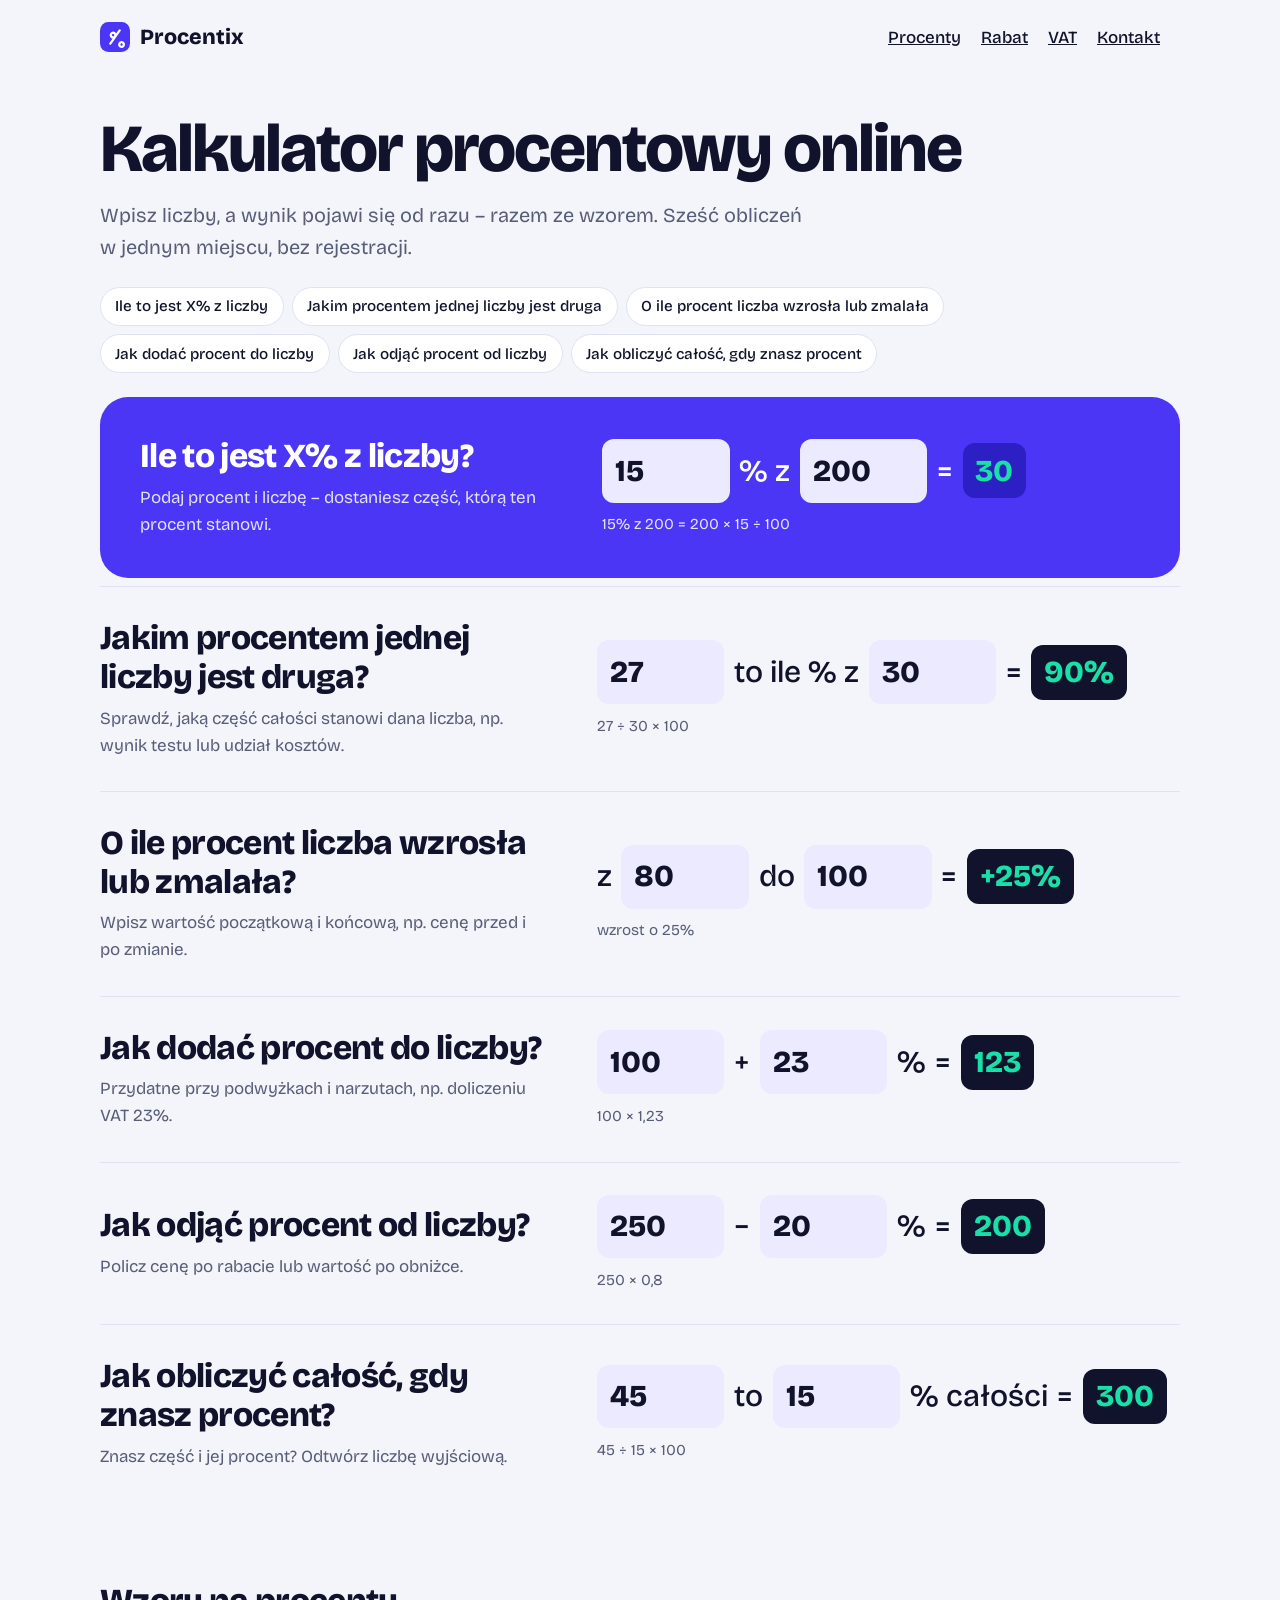
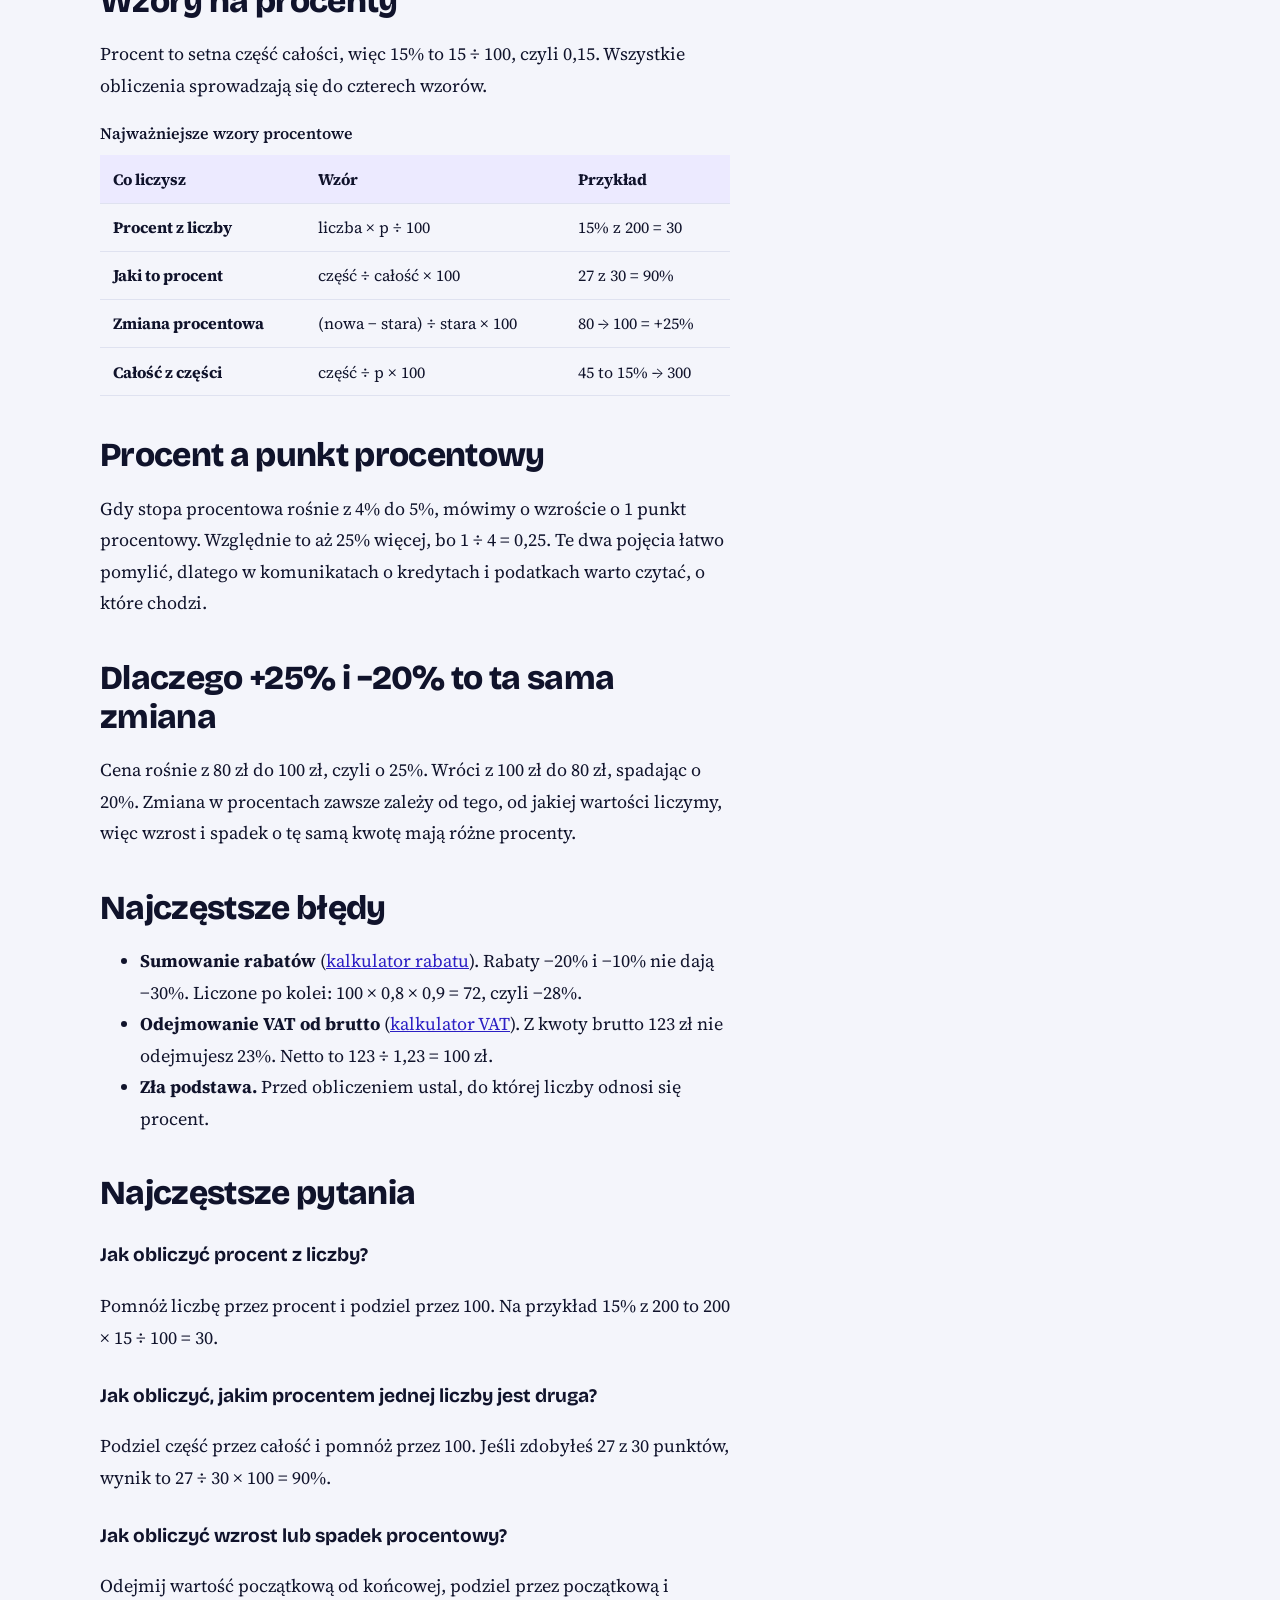
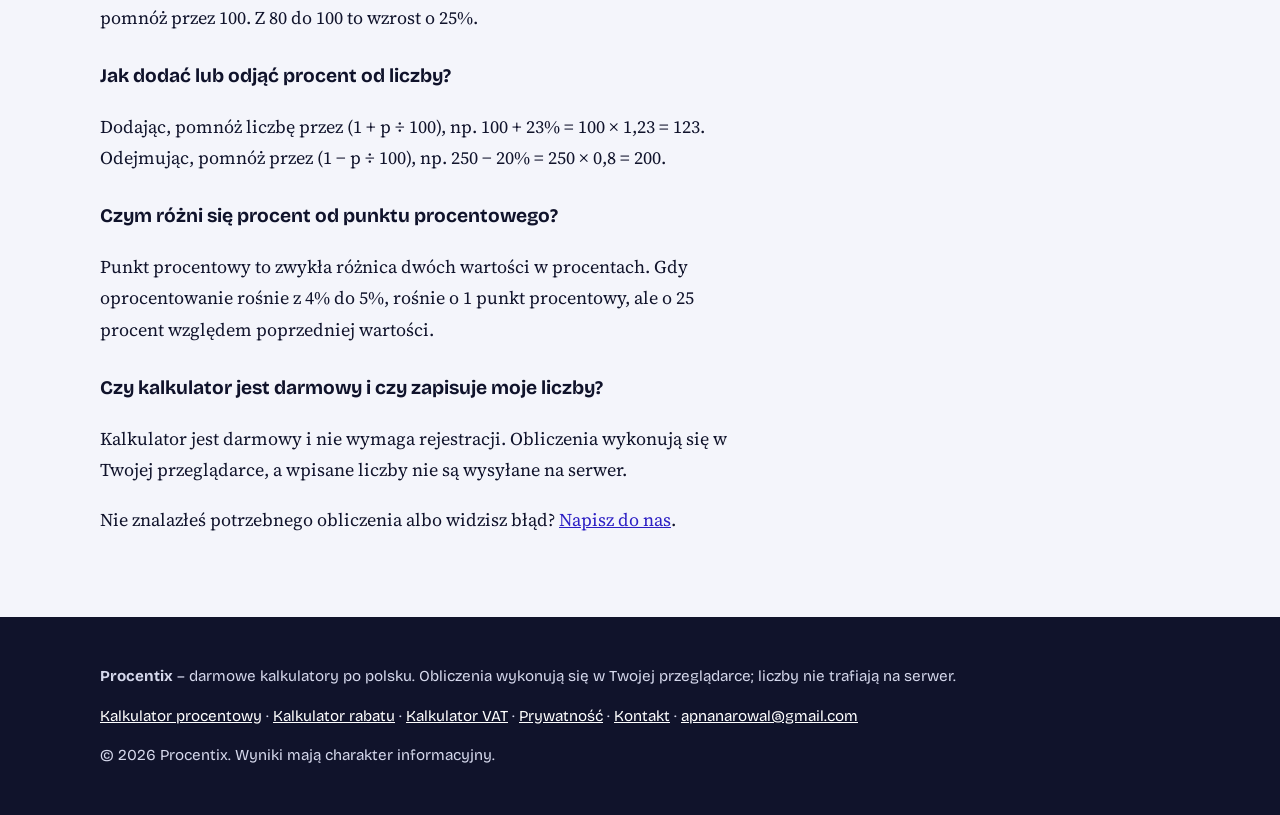
<file: index.html>
<!doctype html><html lang="pl"><head><meta charset="utf-8"><meta name="viewport" content="width=device-width,initial-scale=1"><meta name="google-site-verification" content="y3QRRg5ZV78wJuqbKBmZpSrQXlzl2xcjDndv4T2m0Wc"><title>Kalkulator procentowy online – policz procenty | Procentix</title><meta name="description" content="Darmowy kalkulator procentowy: ile to X% z liczby, jakim procentem jest liczba, wzrost i spadek, dodawanie i odejmowanie procentu. Wyniki od razu, ze wzorem."><link rel="canonical" href="https://percentage-calculator-two-puce.vercel.app/"><meta name="robots" content="index,follow,max-snippet:-1"><meta property="og:type" content="website"><meta property="og:locale" content="pl_PL"><meta property="og:site_name" content="Procentix"><meta property="og:title" content="Kalkulator procentowy online – policz procenty | Procentix"><meta property="og:description" content="Darmowy kalkulator procentowy: ile to X% z liczby, jakim procentem jest liczba, wzrost i spadek, dodawanie i odejmowanie procentu. Wyniki od razu, ze wzorem."><meta property="og:url" content="https://percentage-calculator-two-puce.vercel.app/"><meta name="twitter:card" content="summary"><meta name="twitter:title" content="Kalkulator procentowy online – policz procenty | Procentix"><meta name="twitter:description" content="Darmowy kalkulator procentowy: ile to X% z liczby, jakim procentem jest liczba, wzrost i spadek, dodawanie i odejmowanie procentu. Wyniki od razu, ze wzorem."><meta name="theme-color" content="#4B36F5"><link rel="icon" href="/favicon.svg" type="image/svg+xml"><link rel="preconnect" href="https://fonts.googleapis.com"><link rel="preconnect" href="https://fonts.gstatic.com" crossorigin><link rel="stylesheet" href="https://fonts.googleapis.com/css2?family=Bricolage+Grotesque:opsz,wght@12..96,500;12..96,800&family=Source+Serif+4:ital,wght@0,400;0,600;1,400&display=swap"><link rel="stylesheet" href="/style.css"><script type="application/ld+json">{"@context": "https://schema.org", "@graph": [{"@type": "WebSite", "@id": "https://percentage-calculator-two-puce.vercel.app/#site", "url": "https://percentage-calculator-two-puce.vercel.app/", "name": "Procentix", "inLanguage": "pl-PL"}, {"@type": "Organization", "@id": "https://percentage-calculator-two-puce.vercel.app/#org", "name": "Procentix", "url": "https://percentage-calculator-two-puce.vercel.app/", "email": "apnanarowal@gmail.com", "contactPoint": {"@type": "ContactPoint", "email": "apnanarowal@gmail.com", "contactType": "customer support", "availableLanguage": "pl"}}, {"@type": "WebApplication", "name": "Kalkulator procentowy Procentix", "url": "https://percentage-calculator-two-puce.vercel.app/", "applicationCategory": "UtilitiesApplication", "operatingSystem": "Any", "inLanguage": "pl-PL", "isAccessibleForFree": true, "offers": {"@type": "Offer", "price": "0", "priceCurrency": "PLN"}}, {"@type": "FAQPage", "mainEntity": [{"@type": "Question", "name": "Jak obliczyć procent z liczby?", "acceptedAnswer": {"@type": "Answer", "text": "Pomnóż liczbę przez procent i podziel przez 100. Na przykład 15% z 200 to 200 × 15 ÷ 100 = 30."}}, {"@type": "Question", "name": "Jak obliczyć, jakim procentem jednej liczby jest druga?", "acceptedAnswer": {"@type": "Answer", "text": "Podziel część przez całość i pomnóż przez 100. Jeśli zdobyłeś 27 z 30 punktów, wynik to 27 ÷ 30 × 100 = 90%."}}, {"@type": "Question", "name": "Jak obliczyć wzrost lub spadek procentowy?", "acceptedAnswer": {"@type": "Answer", "text": "Odejmij wartość początkową od końcowej, podziel przez początkową i pomnóż przez 100. Z 80 do 100 to wzrost o 25%."}}, {"@type": "Question", "name": "Jak dodać lub odjąć procent od liczby?", "acceptedAnswer": {"@type": "Answer", "text": "Dodając, pomnóż liczbę przez (1 + p ÷ 100), np. 100 + 23% = 100 × 1,23 = 123. Odejmując, pomnóż przez (1 − p ÷ 100), np. 250 − 20% = 250 × 0,8 = 200."}}, {"@type": "Question", "name": "Czym różni się procent od punktu procentowego?", "acceptedAnswer": {"@type": "Answer", "text": "Punkt procentowy to zwykła różnica dwóch wartości w procentach. Gdy oprocentowanie rośnie z 4% do 5%, rośnie o 1 punkt procentowy, ale o 25 procent względem poprzedniej wartości."}}, {"@type": "Question", "name": "Czy kalkulator jest darmowy i czy zapisuje moje liczby?", "acceptedAnswer": {"@type": "Answer", "text": "Kalkulator jest darmowy i nie wymaga rejestracji. Obliczenia wykonują się w Twojej przeglądarce, a wpisane liczby nie są wysyłane na serwer."}}]}]}</script></head><body><a class="skip" href="#tresc">Przejdź do treści</a><header class="wrap top"><a class="logo" href="/"><svg width="30" height="30" viewBox="0 0 32 32" aria-hidden="true"><rect width="32" height="32" rx="9" fill="#4B36F5"/><path d="M21 9 11 23M11.5 14a2.5 2.5 0 1 0 0-.01M20.5 24a2.5 2.5 0 1 0 0-.01" stroke="#fff" stroke-width="2.4" fill="none" stroke-linecap="round"/></svg>Procentix</a><nav aria-label="Główna"><a href="/">Procenty</a><a href="/kalkulator-rabatu">Rabat</a><a href="/kalkulator-vat">VAT</a><a href="/kontakt">Kontakt</a></nav></header><main id="tresc"><div class="wrap hero"><h1>Kalkulator procentowy online</h1><p class="lead">Wpisz liczby, a wynik pojawi się od razu – razem ze wzorem. Sześć obliczeń w jednym miejscu, bez rejestracji.</p><nav class="jump" aria-label="Rodzaje obliczeń"><a href="#procent-z-liczby">Ile to jest X% z liczby</a><a href="#ile-procent">Jakim procentem jednej liczby jest druga</a><a href="#zmiana-procentowa">O ile procent liczba wzrosła lub zmalała</a><a href="#dodaj-procent">Jak dodać procent do liczby</a><a href="#odejmij-procent">Jak odjąć procent od liczby</a><a href="#calosc-z-procentu">Jak obliczyć całość, gdy znasz procent</a></nav></div><div class="wrap"><section class="band" id="procent-z-liczby" aria-labelledby="h-procent-z-liczby"><div><h2 id="h-procent-z-liczby">Ile to jest X% z liczby?</h2><p>Podaj procent i liczbę – dostaniesz część, którą ten procent stanowi.</p></div><form data-c="of" novalidate><p class="sent"><input inputmode="decimal" autocomplete="off" aria-label="Procent" value="15" size="4"><span>% z</span><input inputmode="decimal" autocomplete="off" aria-label="Liczba" value="200" size="5"><span>=</span><output aria-live="polite">30</output></p><p class="ex">15% z 200 = 200 × 15 ÷ 100</p></form></section><section class="band" id="ile-procent" aria-labelledby="h-ile-procent"><div><h2 id="h-ile-procent">Jakim procentem jednej liczby jest druga?</h2><p>Sprawdź, jaką część całości stanowi dana liczba, np. wynik testu lub udział kosztów.</p></div><form data-c="wp" novalidate><p class="sent"><input inputmode="decimal" autocomplete="off" aria-label="Liczba" value="27" size="4"><span>to ile % z</span><input inputmode="decimal" autocomplete="off" aria-label="Całość" value="30" size="4"><span>=</span><output aria-live="polite">90%</output></p><p class="ex">27 ÷ 30 × 100</p></form></section><section class="band" id="zmiana-procentowa" aria-labelledby="h-zmiana-procentowa"><div><h2 id="h-zmiana-procentowa">O ile procent liczba wzrosła lub zmalała?</h2><p>Wpisz wartość początkową i końcową, np. cenę przed i po zmianie.</p></div><form data-c="ch" novalidate><p class="sent"><span>z</span><input inputmode="decimal" autocomplete="off" aria-label="Wartość początkowa" value="80" size="5"><span>do</span><input inputmode="decimal" autocomplete="off" aria-label="Wartość końcowa" value="100" size="5"><span>=</span><output aria-live="polite">+25%</output></p><p class="ex">wzrost o 25%</p></form></section><section class="band" id="dodaj-procent" aria-labelledby="h-dodaj-procent"><div><h2 id="h-dodaj-procent">Jak dodać procent do liczby?</h2><p>Przydatne przy podwyżkach i narzutach, np. doliczeniu VAT 23%.</p></div><form data-c="ad" novalidate><p class="sent"><input inputmode="decimal" autocomplete="off" aria-label="Liczba" value="100" size="5"><span>+</span><input inputmode="decimal" autocomplete="off" aria-label="Procent" value="23" size="4"><span>%</span><span>=</span><output aria-live="polite">123</output></p><p class="ex">100 × 1,23 = 123</p></form></section><section class="band" id="odejmij-procent" aria-labelledby="h-odejmij-procent"><div><h2 id="h-odejmij-procent">Jak odjąć procent od liczby?</h2><p>Policz cenę po rabacie lub wartość po obniżce.</p></div><form data-c="sb" novalidate><p class="sent"><input inputmode="decimal" autocomplete="off" aria-label="Liczba" value="250" size="5"><span>−</span><input inputmode="decimal" autocomplete="off" aria-label="Procent" value="20" size="4"><span>%</span><span>=</span><output aria-live="polite">200</output></p><p class="ex">250 × 0,8 = 200</p></form></section><section class="band" id="calosc-z-procentu" aria-labelledby="h-calosc-z-procentu"><div><h2 id="h-calosc-z-procentu">Jak obliczyć całość, gdy znasz procent?</h2><p>Znasz część i jej procent? Odtwórz liczbę wyjściową.</p></div><form data-c="wh" novalidate><p class="sent"><input inputmode="decimal" autocomplete="off" aria-label="Część" value="45" size="4"><span>to</span><input inputmode="decimal" autocomplete="off" aria-label="Procent" value="15" size="4"><span>% całości</span><span>=</span><output aria-live="polite">300</output></p><p class="ex">45 ÷ 15 × 100 = 300</p></form></section>
<article class="prose"><h2 id="wzory">Wzory na procenty</h2><p>Procent to setna część całości, więc 15% to 15 ÷ 100, czyli 0,15. Wszystkie obliczenia sprowadzają się do czterech wzorów.</p><div class="tw"><table><caption>Najważniejsze wzory procentowe</caption><thead><tr><th scope="col">Co liczysz</th><th scope="col">Wzór</th><th scope="col">Przykład</th></tr></thead><tbody><tr><th scope="row">Procent z liczby</th><td>liczba × p ÷ 100</td><td>15% z 200 = 30</td></tr><tr><th scope="row">Jaki to procent</th><td>część ÷ całość × 100</td><td>27 z 30 = 90%</td></tr><tr><th scope="row">Zmiana procentowa</th><td>(nowa − stara) ÷ stara × 100</td><td>80 → 100 = +25%</td></tr><tr><th scope="row">Całość z części</th><td>część ÷ p × 100</td><td>45 to 15% → 300</td></tr></tbody></table></div>
<h2 id="punkt-procentowy">Procent a punkt procentowy</h2><p>Gdy stopa procentowa rośnie z 4% do 5%, mówimy o wzroście o 1 punkt procentowy. Względnie to aż 25% więcej, bo 1 ÷ 4 = 0,25. Te dwa pojęcia łatwo pomylić, dlatego w komunikatach o kredytach i podatkach warto czytać, o które chodzi.</p>
<h2 id="wzrost-spadek">Dlaczego +25% i −20% to ta sama zmiana</h2><p>Cena rośnie z 80 zł do 100 zł, czyli o 25%. Wróci z 100 zł do 80 zł, spadając o 20%. Zmiana w procentach zawsze zależy od tego, od jakiej wartości liczymy, więc wzrost i spadek o tę samą kwotę mają różne procenty.</p>
<h2 id="bledy">Najczęstsze błędy</h2><ul><li><strong>Sumowanie rabatów</strong> (<a href="/kalkulator-rabatu">kalkulator rabatu</a>). Rabaty −20% i −10% nie dają −30%. Liczone po kolei: 100 × 0,8 × 0,9 = 72, czyli −28%.</li><li><strong>Odejmowanie VAT od brutto</strong> (<a href="/kalkulator-vat">kalkulator VAT</a>). Z kwoty brutto 123 zł nie odejmujesz 23%. Netto to 123 ÷ 1,23 = 100 zł.</li><li><strong>Zła podstawa.</strong> Przed obliczeniem ustal, do której liczby odnosi się procent.</li></ul>
<h2 id="faq">Najczęstsze pytania</h2><h3>Jak obliczyć procent z liczby?</h3><p>Pomnóż liczbę przez procent i podziel przez 100. Na przykład 15% z 200 to 200 × 15 ÷ 100 = 30.</p><h3>Jak obliczyć, jakim procentem jednej liczby jest druga?</h3><p>Podziel część przez całość i pomnóż przez 100. Jeśli zdobyłeś 27 z 30 punktów, wynik to 27 ÷ 30 × 100 = 90%.</p><h3>Jak obliczyć wzrost lub spadek procentowy?</h3><p>Odejmij wartość początkową od końcowej, podziel przez początkową i pomnóż przez 100. Z 80 do 100 to wzrost o 25%.</p><h3>Jak dodać lub odjąć procent od liczby?</h3><p>Dodając, pomnóż liczbę przez (1 + p ÷ 100), np. 100 + 23% = 100 × 1,23 = 123. Odejmując, pomnóż przez (1 − p ÷ 100), np. 250 − 20% = 250 × 0,8 = 200.</p><h3>Czym różni się procent od punktu procentowego?</h3><p>Punkt procentowy to zwykła różnica dwóch wartości w procentach. Gdy oprocentowanie rośnie z 4% do 5%, rośnie o 1 punkt procentowy, ale o 25 procent względem poprzedniej wartości.</p><h3>Czy kalkulator jest darmowy i czy zapisuje moje liczby?</h3><p>Kalkulator jest darmowy i nie wymaga rejestracji. Obliczenia wykonują się w Twojej przeglądarce, a wpisane liczby nie są wysyłane na serwer.</p><p>Nie znalazłeś potrzebnego obliczenia albo widzisz błąd? <a href="/kontakt">Napisz do nas</a>.</p></article></div></main><footer><div class="wrap"><p><strong>Procentix</strong> – darmowe kalkulatory po polsku. Obliczenia wykonują się w Twojej przeglądarce; liczby nie trafiają na serwer.</p><p><a href="/">Kalkulator procentowy</a> · <a href="/kalkulator-rabatu">Kalkulator rabatu</a> · <a href="/kalkulator-vat">Kalkulator VAT</a> · <a href="/polityka-prywatnosci">Prywatność</a> · <a href="/kontakt">Kontakt</a> · <a href="mailto:apnanarowal@gmail.com">apnanarowal@gmail.com</a></p><p>© 2026 Procentix. Wyniki mają charakter informacyjny.</p></div></footer><script src="/app.js" defer></script></body></html>
</file>
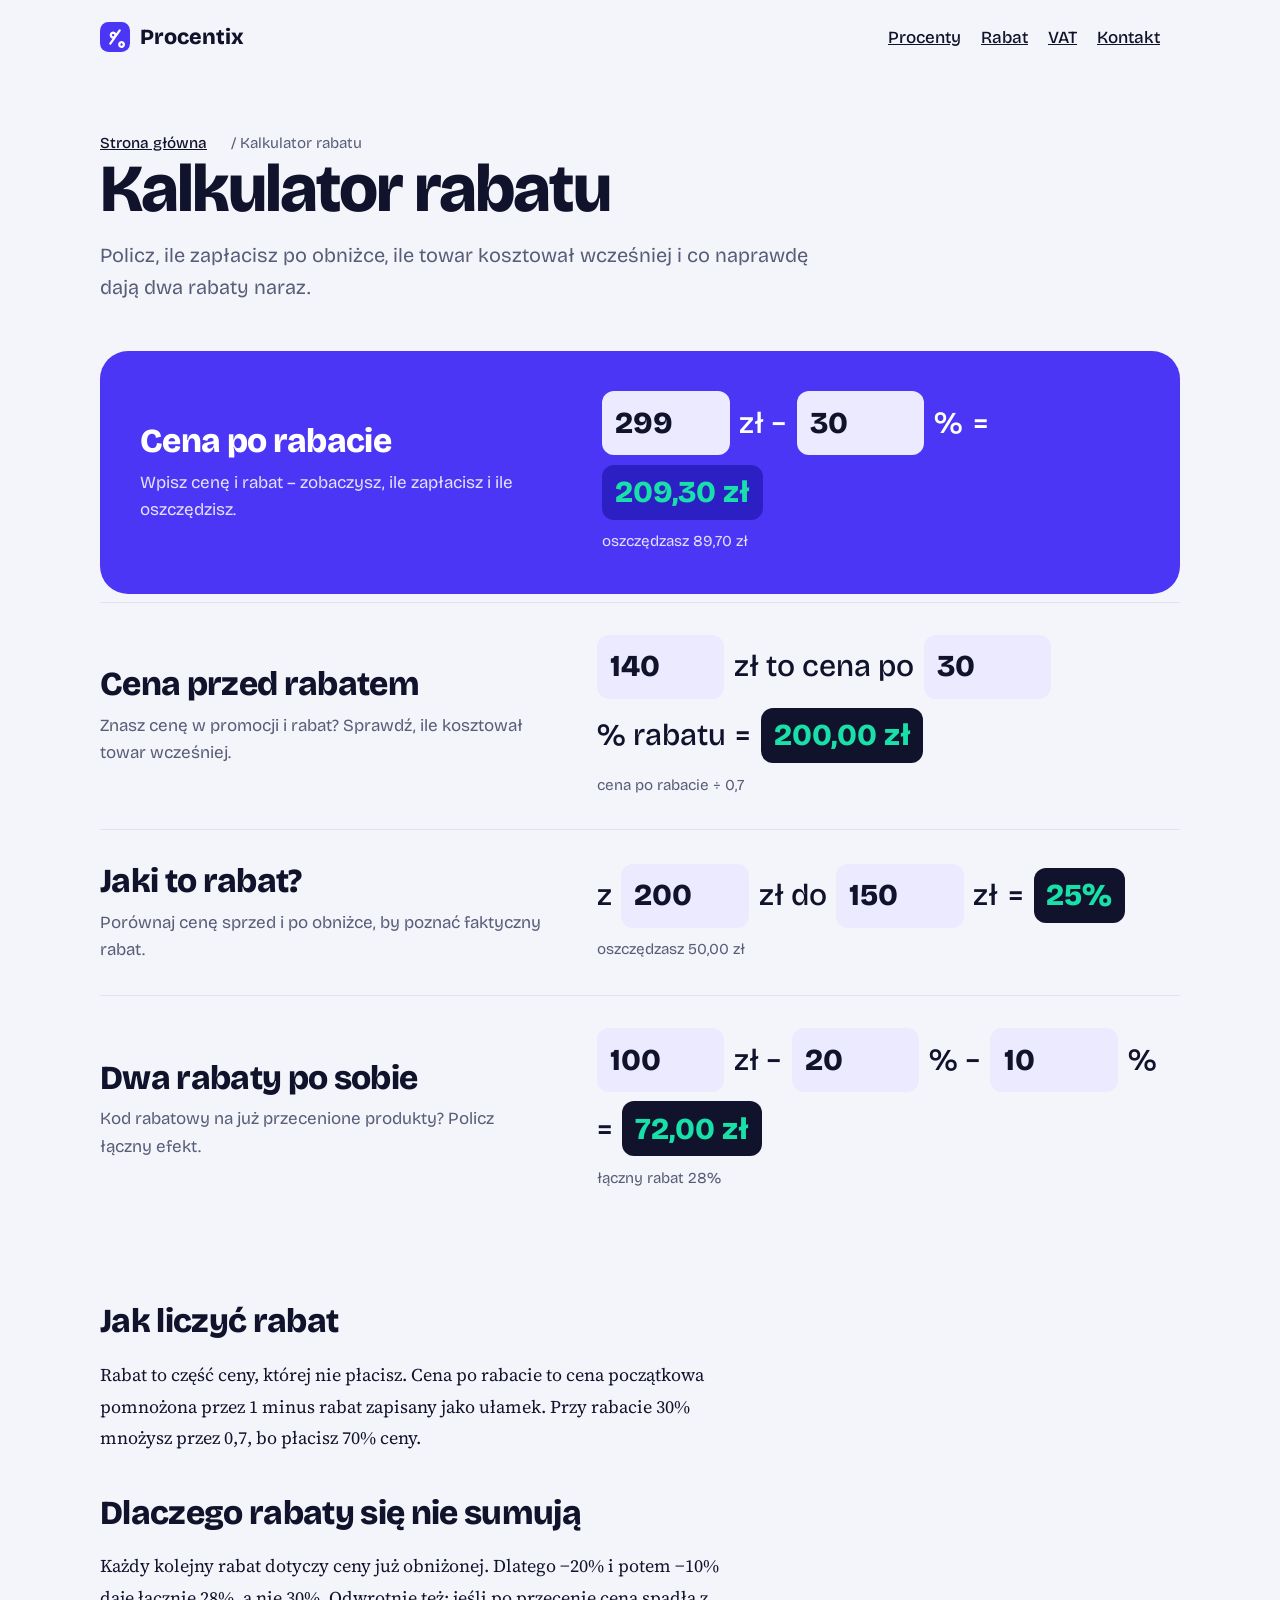
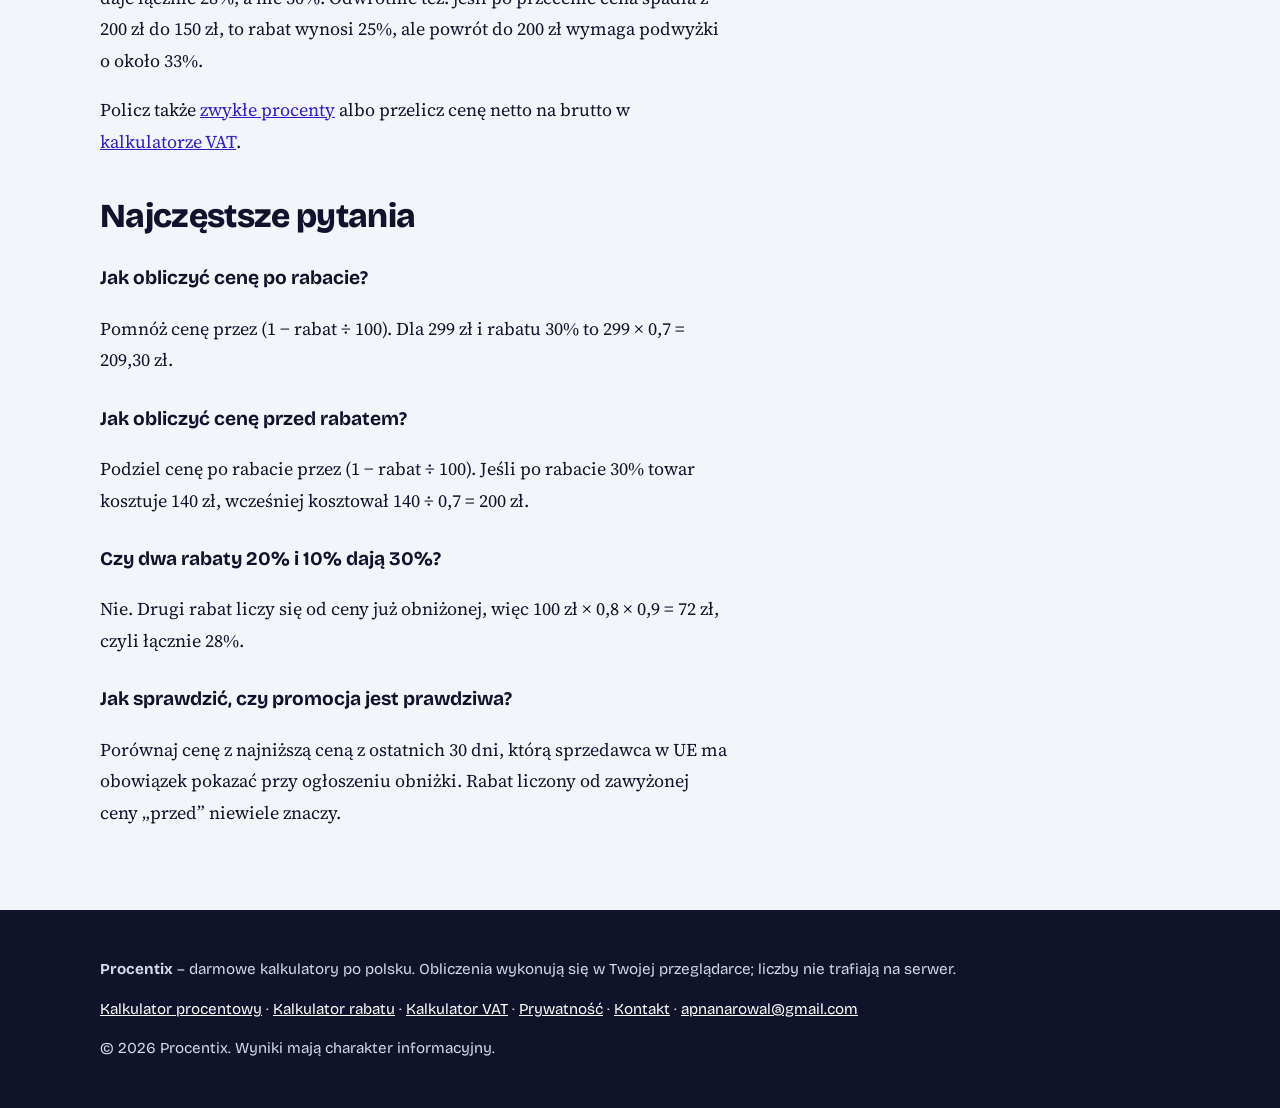
<file: kalkulator-rabatu.html>
<!doctype html><html lang="pl"><head><meta charset="utf-8"><meta name="viewport" content="width=device-width,initial-scale=1"><title>Kalkulator rabatu – cena po rabacie i przed rabatem | Procentix</title><meta name="description" content="Darmowy kalkulator rabatu: policz cenę po rabacie, cenę przed rabatem, faktyczny rabat i łączny efekt dwóch rabatów."><link rel="canonical" href="https://percentage-calculator-two-puce.vercel.app/kalkulator-rabatu"><meta name="robots" content="index,follow,max-snippet:-1"><meta property="og:type" content="website"><meta property="og:locale" content="pl_PL"><meta property="og:site_name" content="Procentix"><meta property="og:title" content="Kalkulator rabatu – cena po rabacie i przed rabatem | Procentix"><meta property="og:description" content="Darmowy kalkulator rabatu: policz cenę po rabacie, cenę przed rabatem, faktyczny rabat i łączny efekt dwóch rabatów."><meta property="og:url" content="https://percentage-calculator-two-puce.vercel.app/kalkulator-rabatu"><meta name="twitter:card" content="summary"><meta name="twitter:title" content="Kalkulator rabatu – cena po rabacie i przed rabatem | Procentix"><meta name="twitter:description" content="Darmowy kalkulator rabatu: policz cenę po rabacie, cenę przed rabatem, faktyczny rabat i łączny efekt dwóch rabatów."><meta name="theme-color" content="#4B36F5"><link rel="icon" href="/favicon.svg" type="image/svg+xml"><link rel="preconnect" href="https://fonts.googleapis.com"><link rel="preconnect" href="https://fonts.gstatic.com" crossorigin><link rel="stylesheet" href="https://fonts.googleapis.com/css2?family=Bricolage+Grotesque:opsz,wght@12..96,500;12..96,800&family=Source+Serif+4:ital,wght@0,400;0,600;1,400&display=swap"><link rel="stylesheet" href="/style.css"><script type="application/ld+json">{"@context": "https://schema.org", "@graph": [{"@type": "BreadcrumbList", "itemListElement": [{"@type": "ListItem", "position": 1, "name": "Strona główna", "item": "https://percentage-calculator-two-puce.vercel.app/"}, {"@type": "ListItem", "position": 2, "name": "Kalkulator rabatu", "item": "https://percentage-calculator-two-puce.vercel.app/kalkulator-rabatu"}]}, {"@type": "WebApplication", "name": "Kalkulator rabatu", "url": "https://percentage-calculator-two-puce.vercel.app/kalkulator-rabatu", "applicationCategory": "UtilitiesApplication", "operatingSystem": "Any", "inLanguage": "pl-PL", "isAccessibleForFree": true, "offers": {"@type": "Offer", "price": "0", "priceCurrency": "PLN"}}, {"@type": "FAQPage", "mainEntity": [{"@type": "Question", "name": "Jak obliczyć cenę po rabacie?", "acceptedAnswer": {"@type": "Answer", "text": "Pomnóż cenę przez (1 − rabat ÷ 100). Dla 299 zł i rabatu 30% to 299 × 0,7 = 209,30 zł."}}, {"@type": "Question", "name": "Jak obliczyć cenę przed rabatem?", "acceptedAnswer": {"@type": "Answer", "text": "Podziel cenę po rabacie przez (1 − rabat ÷ 100). Jeśli po rabacie 30% towar kosztuje 140 zł, wcześniej kosztował 140 ÷ 0,7 = 200 zł."}}, {"@type": "Question", "name": "Czy dwa rabaty 20% i 10% dają 30%?", "acceptedAnswer": {"@type": "Answer", "text": "Nie. Drugi rabat liczy się od ceny już obniżonej, więc 100 zł × 0,8 × 0,9 = 72 zł, czyli łącznie 28%."}}, {"@type": "Question", "name": "Jak sprawdzić, czy promocja jest prawdziwa?", "acceptedAnswer": {"@type": "Answer", "text": "Porównaj cenę z najniższą ceną z ostatnich 30 dni, którą sprzedawca w UE ma obowiązek pokazać przy ogłoszeniu obniżki. Rabat liczony od zawyżonej ceny „przed” niewiele znaczy."}}]}]}</script></head><body><a class="skip" href="#tresc">Przejdź do treści</a><header class="wrap top"><a class="logo" href="/"><svg width="30" height="30" viewBox="0 0 32 32" aria-hidden="true"><rect width="32" height="32" rx="9" fill="#4B36F5"/><path d="M21 9 11 23M11.5 14a2.5 2.5 0 1 0 0-.01M20.5 24a2.5 2.5 0 1 0 0-.01" stroke="#fff" stroke-width="2.4" fill="none" stroke-linecap="round"/></svg>Procentix</a><nav aria-label="Główna"><a href="/">Procenty</a><a href="/kalkulator-rabatu">Rabat</a><a href="/kalkulator-vat">VAT</a><a href="/kontakt">Kontakt</a></nav></header><main id="tresc"><div class="wrap hero"><nav class="crumb" aria-label="Okruszki"><a href="/">Strona główna</a> / Kalkulator rabatu</nav><h1>Kalkulator rabatu</h1><p class="lead">Policz, ile zapłacisz po obniżce, ile towar kosztował wcześniej i co naprawdę dają dwa rabaty naraz.</p></div><div class="wrap"><section class="band" id="cena-po-rabacie" aria-labelledby="h-cena-po-rabacie"><div><h2 id="h-cena-po-rabacie">Cena po rabacie</h2><p>Wpisz cenę i rabat – zobaczysz, ile zapłacisz i ile oszczędzisz.</p></div><form data-c="af" novalidate><p class="sent"><input inputmode="decimal" autocomplete="off" aria-label="Cena" value="299" size="5"><span>zł −</span><input inputmode="decimal" autocomplete="off" aria-label="Rabat" value="30" size="5"><span>%</span><span>=</span><output aria-live="polite">209,30 zł</output></p><p class="ex">oszczędzasz 89,70 zł</p></form></section><section class="band" id="cena-przed-rabatem" aria-labelledby="h-cena-przed-rabatem"><div><h2 id="h-cena-przed-rabatem">Cena przed rabatem</h2><p>Znasz cenę w promocji i rabat? Sprawdź, ile kosztował towar wcześniej.</p></div><form data-c="bf" novalidate><p class="sent"><input inputmode="decimal" autocomplete="off" aria-label="Cena po rabacie" value="140" size="5"><span>zł to cena po</span><input inputmode="decimal" autocomplete="off" aria-label="Rabat" value="30" size="5"><span>% rabatu</span><span>=</span><output aria-live="polite">200,00 zł</output></p><p class="ex">cena po rabacie ÷ 0,7</p></form></section><section class="band" id="jaki-rabat" aria-labelledby="h-jaki-rabat"><div><h2 id="h-jaki-rabat">Jaki to rabat?</h2><p>Porównaj cenę sprzed i po obniżce, by poznać faktyczny rabat.</p></div><form data-c="rt" novalidate><p class="sent"><span>z</span><input inputmode="decimal" autocomplete="off" aria-label="Cena przed" value="200" size="5"><span>zł do</span><input inputmode="decimal" autocomplete="off" aria-label="Cena po" value="150" size="5"><span>zł</span><span>=</span><output aria-live="polite">25%</output></p><p class="ex">oszczędzasz 50,00 zł</p></form></section><section class="band" id="dwa-rabaty" aria-labelledby="h-dwa-rabaty"><div><h2 id="h-dwa-rabaty">Dwa rabaty po sobie</h2><p>Kod rabatowy na już przecenione produkty? Policz łączny efekt.</p></div><form data-c="dw" novalidate><p class="sent"><input inputmode="decimal" autocomplete="off" aria-label="Cena" value="100" size="5"><span>zł −</span><input inputmode="decimal" autocomplete="off" aria-label="Pierwszy rabat" value="20" size="5"><span>% −</span><input inputmode="decimal" autocomplete="off" aria-label="Drugi rabat" value="10" size="5"><span>%</span><span>=</span><output aria-live="polite">72,00 zł</output></p><p class="ex">łączny rabat 28%</p></form></section><article class="prose"><h2 id="jak-liczyc">Jak liczyć rabat</h2><p>Rabat to część ceny, której nie płacisz. Cena po rabacie to cena początkowa pomnożona przez 1 minus rabat zapisany jako ułamek. Przy rabacie 30% mnożysz przez 0,7, bo płacisz 70% ceny.</p><h2 id="kilka-rabatow">Dlaczego rabaty się nie sumują</h2><p>Każdy kolejny rabat dotyczy ceny już obniżonej. Dlatego −20% i potem −10% daje łącznie 28%, a nie 30%. Odwrotnie też: jeśli po przecenie cena spadła z 200 zł do 150 zł, to rabat wynosi 25%, ale powrót do 200 zł wymaga podwyżki o około 33%.</p><p>Policz także <a href="/">zwykłe procenty</a> albo przelicz cenę netto na brutto w <a href="/kalkulator-vat">kalkulatorze VAT</a>.</p><h2 id="faq">Najczęstsze pytania</h2><h3>Jak obliczyć cenę po rabacie?</h3><p>Pomnóż cenę przez (1 − rabat ÷ 100). Dla 299 zł i rabatu 30% to 299 × 0,7 = 209,30 zł.</p><h3>Jak obliczyć cenę przed rabatem?</h3><p>Podziel cenę po rabacie przez (1 − rabat ÷ 100). Jeśli po rabacie 30% towar kosztuje 140 zł, wcześniej kosztował 140 ÷ 0,7 = 200 zł.</p><h3>Czy dwa rabaty 20% i 10% dają 30%?</h3><p>Nie. Drugi rabat liczy się od ceny już obniżonej, więc 100 zł × 0,8 × 0,9 = 72 zł, czyli łącznie 28%.</p><h3>Jak sprawdzić, czy promocja jest prawdziwa?</h3><p>Porównaj cenę z najniższą ceną z ostatnich 30 dni, którą sprzedawca w UE ma obowiązek pokazać przy ogłoszeniu obniżki. Rabat liczony od zawyżonej ceny „przed” niewiele znaczy.</p></article></div></main><footer><div class="wrap"><p><strong>Procentix</strong> – darmowe kalkulatory po polsku. Obliczenia wykonują się w Twojej przeglądarce; liczby nie trafiają na serwer.</p><p><a href="/">Kalkulator procentowy</a> · <a href="/kalkulator-rabatu">Kalkulator rabatu</a> · <a href="/kalkulator-vat">Kalkulator VAT</a> · <a href="/polityka-prywatnosci">Prywatność</a> · <a href="/kontakt">Kontakt</a> · <a href="mailto:apnanarowal@gmail.com">apnanarowal@gmail.com</a></p><p>© 2026 Procentix. Wyniki mają charakter informacyjny.</p></div></footer><script src="/app.js" defer></script></body></html>
</file>
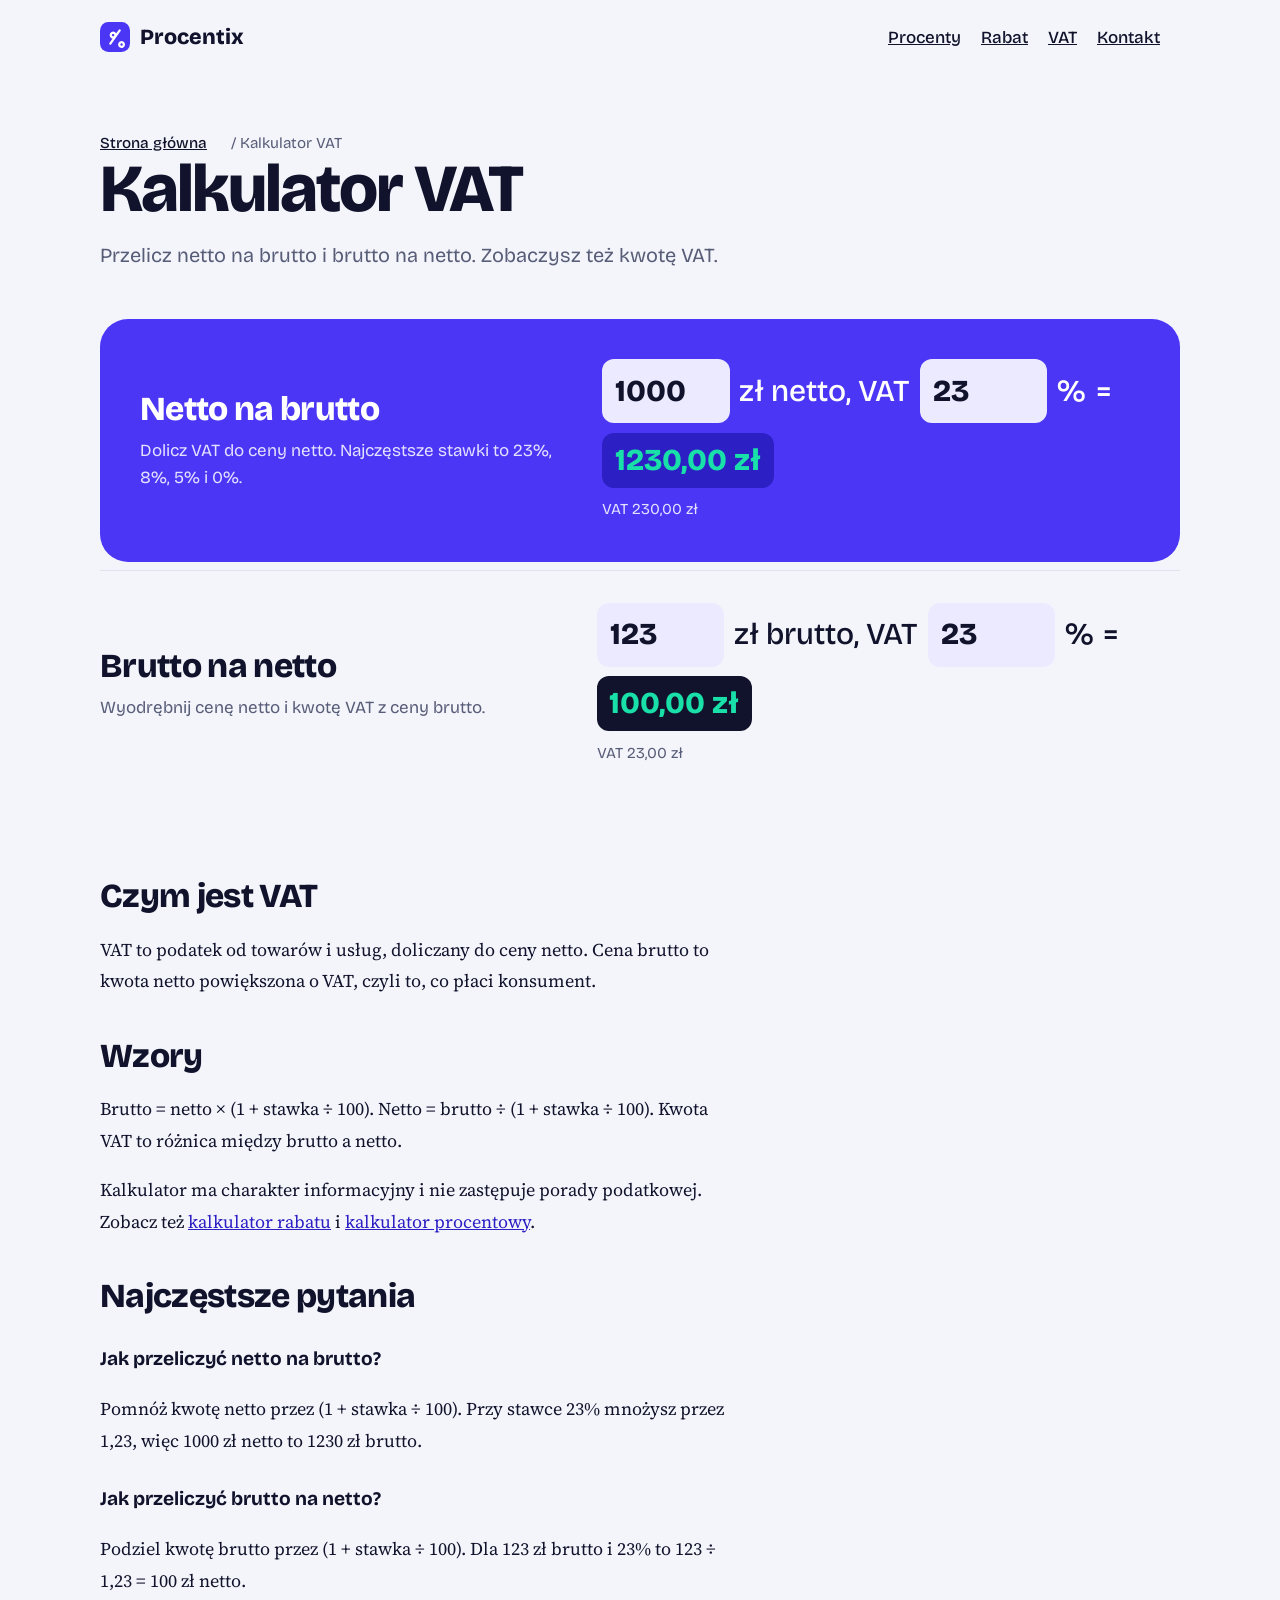
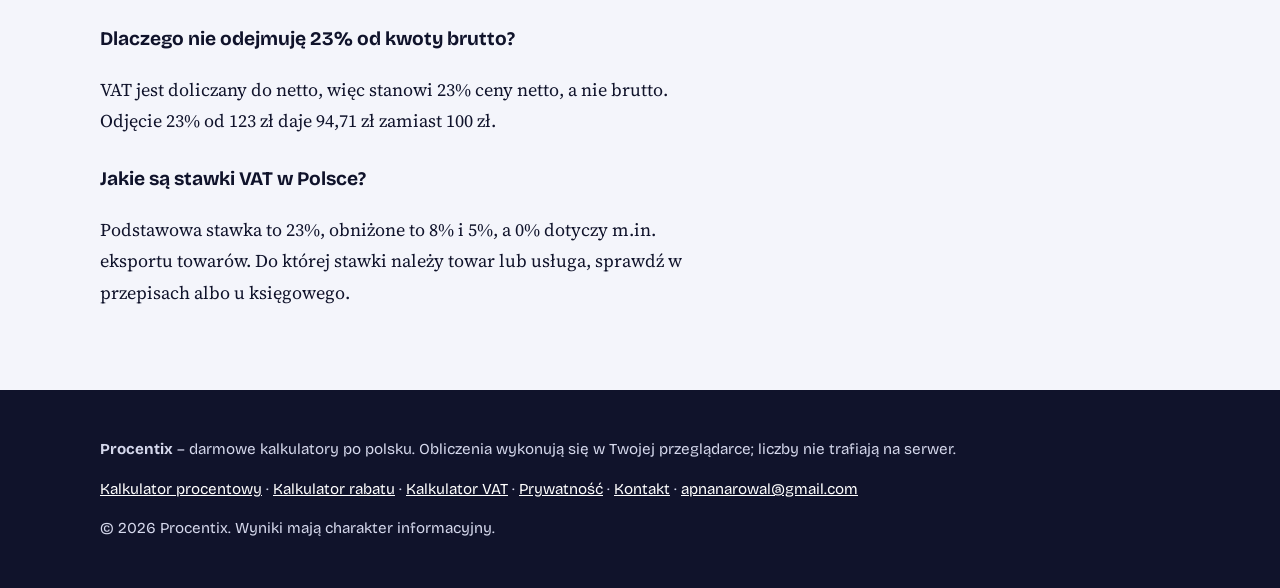
<file: kalkulator-vat.html>
<!doctype html><html lang="pl"><head><meta charset="utf-8"><meta name="viewport" content="width=device-width,initial-scale=1"><title>Kalkulator VAT – netto na brutto i brutto na netto | Procentix</title><meta name="description" content="Darmowy kalkulator VAT: przelicz kwotę netto na brutto i brutto na netto dla stawek 23%, 8%, 5% i 0% wraz z kwotą podatku."><link rel="canonical" href="https://percentage-calculator-two-puce.vercel.app/kalkulator-vat"><meta name="robots" content="index,follow,max-snippet:-1"><meta property="og:type" content="website"><meta property="og:locale" content="pl_PL"><meta property="og:site_name" content="Procentix"><meta property="og:title" content="Kalkulator VAT – netto na brutto i brutto na netto | Procentix"><meta property="og:description" content="Darmowy kalkulator VAT: przelicz kwotę netto na brutto i brutto na netto dla stawek 23%, 8%, 5% i 0% wraz z kwotą podatku."><meta property="og:url" content="https://percentage-calculator-two-puce.vercel.app/kalkulator-vat"><meta name="twitter:card" content="summary"><meta name="twitter:title" content="Kalkulator VAT – netto na brutto i brutto na netto | Procentix"><meta name="twitter:description" content="Darmowy kalkulator VAT: przelicz kwotę netto na brutto i brutto na netto dla stawek 23%, 8%, 5% i 0% wraz z kwotą podatku."><meta name="theme-color" content="#4B36F5"><link rel="icon" href="/favicon.svg" type="image/svg+xml"><link rel="preconnect" href="https://fonts.googleapis.com"><link rel="preconnect" href="https://fonts.gstatic.com" crossorigin><link rel="stylesheet" href="https://fonts.googleapis.com/css2?family=Bricolage+Grotesque:opsz,wght@12..96,500;12..96,800&family=Source+Serif+4:ital,wght@0,400;0,600;1,400&display=swap"><link rel="stylesheet" href="/style.css"><script type="application/ld+json">{"@context": "https://schema.org", "@graph": [{"@type": "BreadcrumbList", "itemListElement": [{"@type": "ListItem", "position": 1, "name": "Strona główna", "item": "https://percentage-calculator-two-puce.vercel.app/"}, {"@type": "ListItem", "position": 2, "name": "Kalkulator VAT", "item": "https://percentage-calculator-two-puce.vercel.app/kalkulator-vat"}]}, {"@type": "WebApplication", "name": "Kalkulator VAT", "url": "https://percentage-calculator-two-puce.vercel.app/kalkulator-vat", "applicationCategory": "UtilitiesApplication", "operatingSystem": "Any", "inLanguage": "pl-PL", "isAccessibleForFree": true, "offers": {"@type": "Offer", "price": "0", "priceCurrency": "PLN"}}, {"@type": "FAQPage", "mainEntity": [{"@type": "Question", "name": "Jak przeliczyć netto na brutto?", "acceptedAnswer": {"@type": "Answer", "text": "Pomnóż kwotę netto przez (1 + stawka ÷ 100). Przy stawce 23% mnożysz przez 1,23, więc 1000 zł netto to 1230 zł brutto."}}, {"@type": "Question", "name": "Jak przeliczyć brutto na netto?", "acceptedAnswer": {"@type": "Answer", "text": "Podziel kwotę brutto przez (1 + stawka ÷ 100). Dla 123 zł brutto i 23% to 123 ÷ 1,23 = 100 zł netto."}}, {"@type": "Question", "name": "Dlaczego nie odejmuję 23% od kwoty brutto?", "acceptedAnswer": {"@type": "Answer", "text": "VAT jest doliczany do netto, więc stanowi 23% ceny netto, a nie brutto. Odjęcie 23% od 123 zł daje 94,71 zł zamiast 100 zł."}}, {"@type": "Question", "name": "Jakie są stawki VAT w Polsce?", "acceptedAnswer": {"@type": "Answer", "text": "Podstawowa stawka to 23%, obniżone to 8% i 5%, a 0% dotyczy m.in. eksportu towarów. Do której stawki należy towar lub usługa, sprawdź w przepisach albo u księgowego."}}]}]}</script></head><body><a class="skip" href="#tresc">Przejdź do treści</a><header class="wrap top"><a class="logo" href="/"><svg width="30" height="30" viewBox="0 0 32 32" aria-hidden="true"><rect width="32" height="32" rx="9" fill="#4B36F5"/><path d="M21 9 11 23M11.5 14a2.5 2.5 0 1 0 0-.01M20.5 24a2.5 2.5 0 1 0 0-.01" stroke="#fff" stroke-width="2.4" fill="none" stroke-linecap="round"/></svg>Procentix</a><nav aria-label="Główna"><a href="/">Procenty</a><a href="/kalkulator-rabatu">Rabat</a><a href="/kalkulator-vat">VAT</a><a href="/kontakt">Kontakt</a></nav></header><main id="tresc"><div class="wrap hero"><nav class="crumb" aria-label="Okruszki"><a href="/">Strona główna</a> / Kalkulator VAT</nav><h1>Kalkulator VAT</h1><p class="lead">Przelicz netto na brutto i brutto na netto. Zobaczysz też kwotę VAT.</p></div><div class="wrap"><section class="band" id="netto-na-brutto" aria-labelledby="h-netto-na-brutto"><div><h2 id="h-netto-na-brutto">Netto na brutto</h2><p>Dolicz VAT do ceny netto. Najczęstsze stawki to 23%, 8%, 5% i 0%.</p></div><form data-c="nb" novalidate><p class="sent"><input inputmode="decimal" autocomplete="off" aria-label="Kwota netto" value="1000" size="5"><span>zł netto, VAT</span><input inputmode="decimal" autocomplete="off" aria-label="Stawka VAT" value="23" size="5"><span>%</span><span>=</span><output aria-live="polite">1230,00 zł</output></p><p class="ex">VAT 230,00 zł</p></form></section><section class="band" id="brutto-na-netto" aria-labelledby="h-brutto-na-netto"><div><h2 id="h-brutto-na-netto">Brutto na netto</h2><p>Wyodrębnij cenę netto i kwotę VAT z ceny brutto.</p></div><form data-c="bn" novalidate><p class="sent"><input inputmode="decimal" autocomplete="off" aria-label="Kwota brutto" value="123" size="5"><span>zł brutto, VAT</span><input inputmode="decimal" autocomplete="off" aria-label="Stawka VAT" value="23" size="5"><span>%</span><span>=</span><output aria-live="polite">100,00 zł</output></p><p class="ex">VAT 23,00 zł</p></form></section><article class="prose"><h2 id="co-to-vat">Czym jest VAT</h2><p>VAT to podatek od towarów i usług, doliczany do ceny netto. Cena brutto to kwota netto powiększona o VAT, czyli to, co płaci konsument.</p><h2 id="wzory">Wzory</h2><p>Brutto = netto × (1 + stawka ÷ 100). Netto = brutto ÷ (1 + stawka ÷ 100). Kwota VAT to różnica między brutto a netto.</p><p>Kalkulator ma charakter informacyjny i nie zastępuje porady podatkowej. Zobacz też <a href="/kalkulator-rabatu">kalkulator rabatu</a> i <a href="/">kalkulator procentowy</a>.</p><h2 id="faq">Najczęstsze pytania</h2><h3>Jak przeliczyć netto na brutto?</h3><p>Pomnóż kwotę netto przez (1 + stawka ÷ 100). Przy stawce 23% mnożysz przez 1,23, więc 1000 zł netto to 1230 zł brutto.</p><h3>Jak przeliczyć brutto na netto?</h3><p>Podziel kwotę brutto przez (1 + stawka ÷ 100). Dla 123 zł brutto i 23% to 123 ÷ 1,23 = 100 zł netto.</p><h3>Dlaczego nie odejmuję 23% od kwoty brutto?</h3><p>VAT jest doliczany do netto, więc stanowi 23% ceny netto, a nie brutto. Odjęcie 23% od 123 zł daje 94,71 zł zamiast 100 zł.</p><h3>Jakie są stawki VAT w Polsce?</h3><p>Podstawowa stawka to 23%, obniżone to 8% i 5%, a 0% dotyczy m.in. eksportu towarów. Do której stawki należy towar lub usługa, sprawdź w przepisach albo u księgowego.</p></article></div></main><footer><div class="wrap"><p><strong>Procentix</strong> – darmowe kalkulatory po polsku. Obliczenia wykonują się w Twojej przeglądarce; liczby nie trafiają na serwer.</p><p><a href="/">Kalkulator procentowy</a> · <a href="/kalkulator-rabatu">Kalkulator rabatu</a> · <a href="/kalkulator-vat">Kalkulator VAT</a> · <a href="/polityka-prywatnosci">Prywatność</a> · <a href="/kontakt">Kontakt</a> · <a href="mailto:apnanarowal@gmail.com">apnanarowal@gmail.com</a></p><p>© 2026 Procentix. Wyniki mają charakter informacyjny.</p></div></footer><script src="/app.js" defer></script></body></html>
</file>
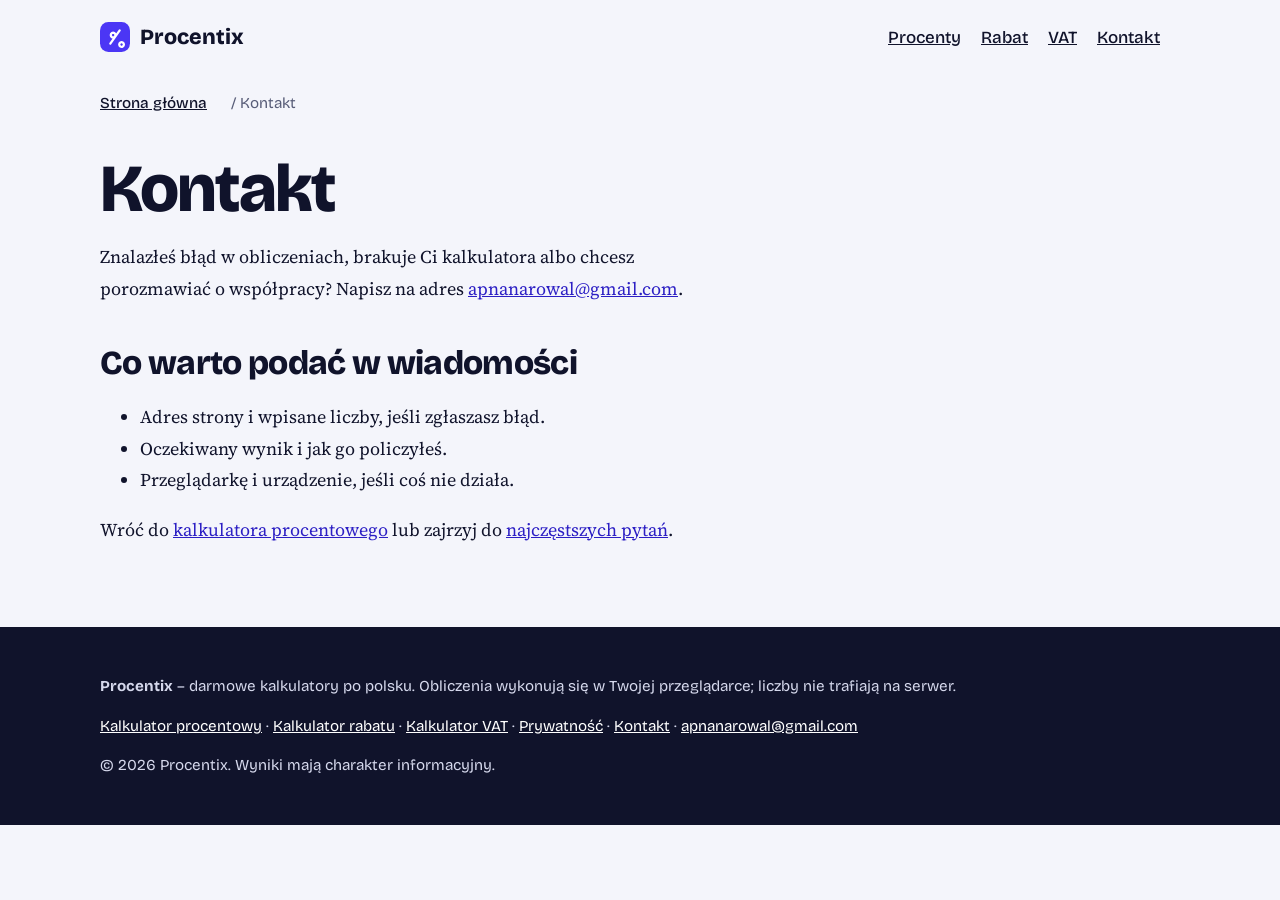
<file: kontakt.html>
<!doctype html><html lang="pl"><head><meta charset="utf-8"><meta name="viewport" content="width=device-width,initial-scale=1"><title>Kontakt | Procentix</title><meta name="description" content="Napisz do Procentix: zgłoś błąd w obliczeniach, zaproponuj nowy kalkulator lub zapytaj o współpracę."><link rel="canonical" href="https://percentage-calculator-two-puce.vercel.app/kontakt"><meta name="robots" content="index,follow,max-snippet:-1"><meta property="og:type" content="website"><meta property="og:locale" content="pl_PL"><meta property="og:site_name" content="Procentix"><meta property="og:title" content="Kontakt | Procentix"><meta property="og:description" content="Napisz do Procentix: zgłoś błąd w obliczeniach, zaproponuj nowy kalkulator lub zapytaj o współpracę."><meta property="og:url" content="https://percentage-calculator-two-puce.vercel.app/kontakt"><meta name="twitter:card" content="summary"><meta name="twitter:title" content="Kontakt | Procentix"><meta name="twitter:description" content="Napisz do Procentix: zgłoś błąd w obliczeniach, zaproponuj nowy kalkulator lub zapytaj o współpracę."><meta name="theme-color" content="#4B36F5"><link rel="icon" href="/favicon.svg" type="image/svg+xml"><link rel="preconnect" href="https://fonts.googleapis.com"><link rel="preconnect" href="https://fonts.gstatic.com" crossorigin><link rel="stylesheet" href="https://fonts.googleapis.com/css2?family=Bricolage+Grotesque:opsz,wght@12..96,500;12..96,800&family=Source+Serif+4:ital,wght@0,400;0,600;1,400&display=swap"><link rel="stylesheet" href="/style.css"><script type="application/ld+json">{"@context": "https://schema.org", "@type": "ContactPage", "name": "Kontakt", "url": "https://percentage-calculator-two-puce.vercel.app/kontakt", "inLanguage": "pl-PL", "mainEntity": {"@id": "https://percentage-calculator-two-puce.vercel.app/#org"}}</script></head><body><a class="skip" href="#tresc">Przejdź do treści</a><header class="wrap top"><a class="logo" href="/"><svg width="30" height="30" viewBox="0 0 32 32" aria-hidden="true"><rect width="32" height="32" rx="9" fill="#4B36F5"/><path d="M21 9 11 23M11.5 14a2.5 2.5 0 1 0 0-.01M20.5 24a2.5 2.5 0 1 0 0-.01" stroke="#fff" stroke-width="2.4" fill="none" stroke-linecap="round"/></svg>Procentix</a><nav aria-label="Główna"><a href="/">Procenty</a><a href="/kalkulator-rabatu">Rabat</a><a href="/kalkulator-vat">VAT</a><a href="/kontakt">Kontakt</a></nav></header><main id="tresc"><div class="wrap"><nav class="crumb" aria-label="Okruszki"><a href="/">Strona główna</a> / Kontakt</nav><article class="prose"><h1>Kontakt</h1><p>Znalazłeś błąd w obliczeniach, brakuje Ci kalkulatora albo chcesz porozmawiać o współpracy? Napisz na adres <a href="mailto:apnanarowal@gmail.com">apnanarowal@gmail.com</a>.</p><h2>Co warto podać w wiadomości</h2><ul><li>Adres strony i wpisane liczby, jeśli zgłaszasz błąd.</li><li>Oczekiwany wynik i jak go policzyłeś.</li><li>Przeglądarkę i urządzenie, jeśli coś nie działa.</li></ul><p>Wróć do <a href="/">kalkulatora procentowego</a> lub zajrzyj do <a href="/#faq">najczęstszych pytań</a>.</p></article></div></main><footer><div class="wrap"><p><strong>Procentix</strong> – darmowe kalkulatory po polsku. Obliczenia wykonują się w Twojej przeglądarce; liczby nie trafiają na serwer.</p><p><a href="/">Kalkulator procentowy</a> · <a href="/kalkulator-rabatu">Kalkulator rabatu</a> · <a href="/kalkulator-vat">Kalkulator VAT</a> · <a href="/polityka-prywatnosci">Prywatność</a> · <a href="/kontakt">Kontakt</a> · <a href="mailto:apnanarowal@gmail.com">apnanarowal@gmail.com</a></p><p>© 2026 Procentix. Wyniki mają charakter informacyjny.</p></div></footer><script src="/app.js" defer></script></body></html>
</file>
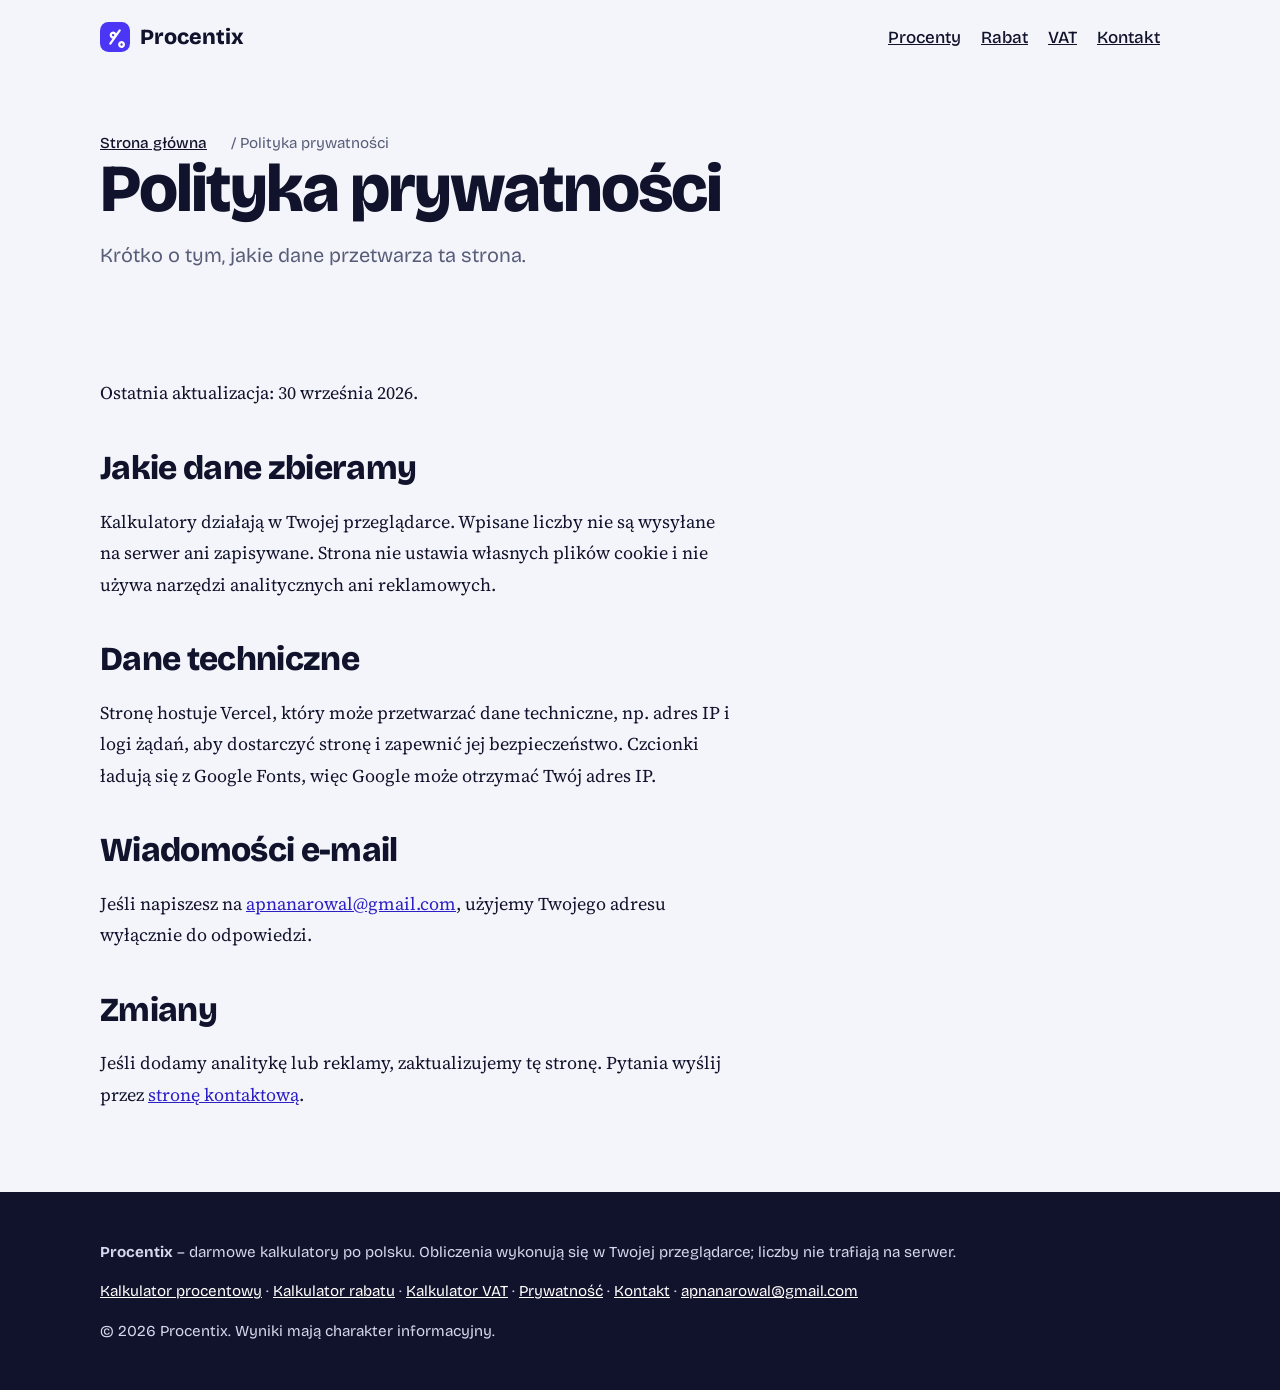
<file: polityka-prywatnosci.html>
<!doctype html><html lang="pl"><head><meta charset="utf-8"><meta name="viewport" content="width=device-width,initial-scale=1"><title>Polityka prywatności | Procentix</title><meta name="description" content="Polityka prywatności Procentix: jakie dane przetwarzamy, cookies, hosting i czcionki Google Fonts."><link rel="canonical" href="https://percentage-calculator-two-puce.vercel.app/polityka-prywatnosci"><meta name="robots" content="index,follow,max-snippet:-1"><meta property="og:type" content="website"><meta property="og:locale" content="pl_PL"><meta property="og:site_name" content="Procentix"><meta property="og:title" content="Polityka prywatności | Procentix"><meta property="og:description" content="Polityka prywatności Procentix: jakie dane przetwarzamy, cookies, hosting i czcionki Google Fonts."><meta property="og:url" content="https://percentage-calculator-two-puce.vercel.app/polityka-prywatnosci"><meta name="twitter:card" content="summary"><meta name="twitter:title" content="Polityka prywatności | Procentix"><meta name="twitter:description" content="Polityka prywatności Procentix: jakie dane przetwarzamy, cookies, hosting i czcionki Google Fonts."><meta name="theme-color" content="#4B36F5"><link rel="icon" href="/favicon.svg" type="image/svg+xml"><link rel="preconnect" href="https://fonts.googleapis.com"><link rel="preconnect" href="https://fonts.gstatic.com" crossorigin><link rel="stylesheet" href="https://fonts.googleapis.com/css2?family=Bricolage+Grotesque:opsz,wght@12..96,500;12..96,800&family=Source+Serif+4:ital,wght@0,400;0,600;1,400&display=swap"><link rel="stylesheet" href="/style.css"><script type="application/ld+json">{"@context": "https://schema.org", "@type": "BreadcrumbList", "itemListElement": [{"@type": "ListItem", "position": 1, "name": "Strona główna", "item": "https://percentage-calculator-two-puce.vercel.app/"}, {"@type": "ListItem", "position": 2, "name": "Polityka prywatności", "item": "https://percentage-calculator-two-puce.vercel.app/polityka-prywatnosci"}]}</script></head><body><a class="skip" href="#tresc">Przejdź do treści</a><header class="wrap top"><a class="logo" href="/"><svg width="30" height="30" viewBox="0 0 32 32" aria-hidden="true"><rect width="32" height="32" rx="9" fill="#4B36F5"/><path d="M21 9 11 23M11.5 14a2.5 2.5 0 1 0 0-.01M20.5 24a2.5 2.5 0 1 0 0-.01" stroke="#fff" stroke-width="2.4" fill="none" stroke-linecap="round"/></svg>Procentix</a><nav aria-label="Główna"><a href="/">Procenty</a><a href="/kalkulator-rabatu">Rabat</a><a href="/kalkulator-vat">VAT</a><a href="/kontakt">Kontakt</a></nav></header><main id="tresc"><div class="wrap hero"><nav class="crumb" aria-label="Okruszki"><a href="/">Strona główna</a> / Polityka prywatności</nav><h1>Polityka prywatności</h1><p class="lead">Krótko o tym, jakie dane przetwarza ta strona.</p></div><div class="wrap"><article class="prose"><p>Ostatnia aktualizacja: 30 września 2026.</p><h2>Jakie dane zbieramy</h2><p>Kalkulatory działają w Twojej przeglądarce. Wpisane liczby nie są wysyłane na serwer ani zapisywane. Strona nie ustawia własnych plików cookie i nie używa narzędzi analitycznych ani reklamowych.</p><h2>Dane techniczne</h2><p>Stronę hostuje Vercel, który może przetwarzać dane techniczne, np. adres IP i logi żądań, aby dostarczyć stronę i zapewnić jej bezpieczeństwo. Czcionki ładują się z Google Fonts, więc Google może otrzymać Twój adres IP.</p><h2>Wiadomości e-mail</h2><p>Jeśli napiszesz na <a href="mailto:apnanarowal@gmail.com">apnanarowal@gmail.com</a>, użyjemy Twojego adresu wyłącznie do odpowiedzi.</p><h2>Zmiany</h2><p>Jeśli dodamy analitykę lub reklamy, zaktualizujemy tę stronę. Pytania wyślij przez <a href="/kontakt">stronę kontaktową</a>.</p></article></div></main><footer><div class="wrap"><p><strong>Procentix</strong> – darmowe kalkulatory po polsku. Obliczenia wykonują się w Twojej przeglądarce; liczby nie trafiają na serwer.</p><p><a href="/">Kalkulator procentowy</a> · <a href="/kalkulator-rabatu">Kalkulator rabatu</a> · <a href="/kalkulator-vat">Kalkulator VAT</a> · <a href="/polityka-prywatnosci">Prywatność</a> · <a href="/kontakt">Kontakt</a> · <a href="mailto:apnanarowal@gmail.com">apnanarowal@gmail.com</a></p><p>© 2026 Procentix. Wyniki mają charakter informacyjny.</p></div></footer><script src="/app.js" defer></script></body></html>
</file>
<file: style.css>
:root{--bg:#F4F5FB;--ink:#10132B;--mu:#585D78;--ln:#DFE2F0;--br:#4B36F5;--dp:#2C1FC4;--soft:#ECEAFF;--mint:#19E0A8}
*{box-sizing:border-box}body{margin:0;background:var(--bg);color:var(--ink);font:1.0625rem/1.6 "Bricolage Grotesque",system-ui,sans-serif}
a{color:var(--dp)}:focus-visible{outline:3px solid #FF5C39;outline-offset:2px}.skip{position:absolute;left:-999px}.skip:focus{left:1rem;top:1rem;background:#fff;padding:.5rem;z-index:9}
.wrap{width:min(1080px,100% - 2.5rem);margin-inline:auto}.top{display:flex;flex-wrap:wrap;gap:.75rem 2rem;justify-content:space-between;align-items:center;padding:1.25rem 0}
.logo{display:flex;align-items:center;gap:.6rem;font-weight:800;font-size:1.35rem;color:var(--ink);text-decoration:none}nav a{margin-right:1.25rem;color:var(--ink);font-weight:500}
.hero{padding:2.5rem 0 1.5rem}h1{font-weight:800;font-size:clamp(2.3rem,6vw,4.2rem);line-height:1.02;letter-spacing:-.03em;margin:0 0 1rem;max-width:14em}
.lead{font-size:1.25rem;color:var(--mu);max-width:36em;margin:0 0 1.5rem}.jump{display:flex;flex-wrap:wrap;gap:.5rem}.jump a{margin:0;padding:.4rem .9rem;border-radius:99px;background:#fff;border:1px solid var(--ln);text-decoration:none;font-size:.95rem}
.band{display:grid;grid-template-columns:1fr 1.3fr;gap:1.5rem 3rem;align-items:center;padding:2rem 0;border-top:1px solid var(--ln)}.band:first-of-type{background:var(--br);color:#fff;border:0;border-radius:28px;padding:2.5rem;margin-bottom:.5rem}
.band:first-of-type p,.band:first-of-type .ex{color:#E4E0FF}h2{font-weight:800;font-size:clamp(1.5rem,3vw,2.1rem);line-height:1.15;letter-spacing:-.02em;margin:0 0 .5rem}.band p{margin:0;color:var(--mu)}
.sent{display:flex;flex-wrap:wrap;align-items:center;gap:.6rem;font-size:clamp(1.3rem,3vw,1.9rem);font-weight:500;color:var(--ink)!important}.band:first-of-type .sent{color:#fff!important}
input{font:inherit;font-weight:800;width:calc(var(--w,1)*1ch + 2rem);min-width:4.2em;max-width:100%;padding:.35rem .7rem;border:2px solid transparent;border-radius:12px;background:var(--soft);color:var(--ink)}input:focus{border-color:var(--br)}
output{font-weight:800;padding:.2rem .8rem;border-radius:12px;background:var(--dp);color:var(--mint)}.band:not(:first-of-type) output{background:var(--ink)}.ex{margin-top:.6rem!important;font-size:.95rem}
.prose{max-width:70ch;padding:2.5rem 0 4rem;font:1.125rem/1.75 "Source Serif 4",Georgia,serif}.prose h1,.prose h2,.prose h3{font-family:"Bricolage Grotesque",system-ui,sans-serif}.prose h2{margin-top:2.5rem}.prose h3{font-size:1.2rem;margin:1.6rem 0 .3rem}
.tw{overflow-x:auto}table{border-collapse:collapse;width:100%;font-size:1rem}caption{text-align:left;font-weight:600;padding-bottom:.5rem}th,td{padding:.6rem .8rem;border-bottom:1px solid var(--ln);text-align:left}thead th{background:var(--soft)}
.crumb{padding-top:1rem;color:var(--mu);font-size:.95rem}footer{background:var(--ink);color:#D5D8EC;padding:2rem 0;font-size:.95rem}footer a{color:#fff}
@media(max-width:780px){.band{grid-template-columns:1fr}.band:first-of-type{padding:1.5rem}}@media(prefers-reduced-motion:reduce){*{transition:none!important}}
</file>
